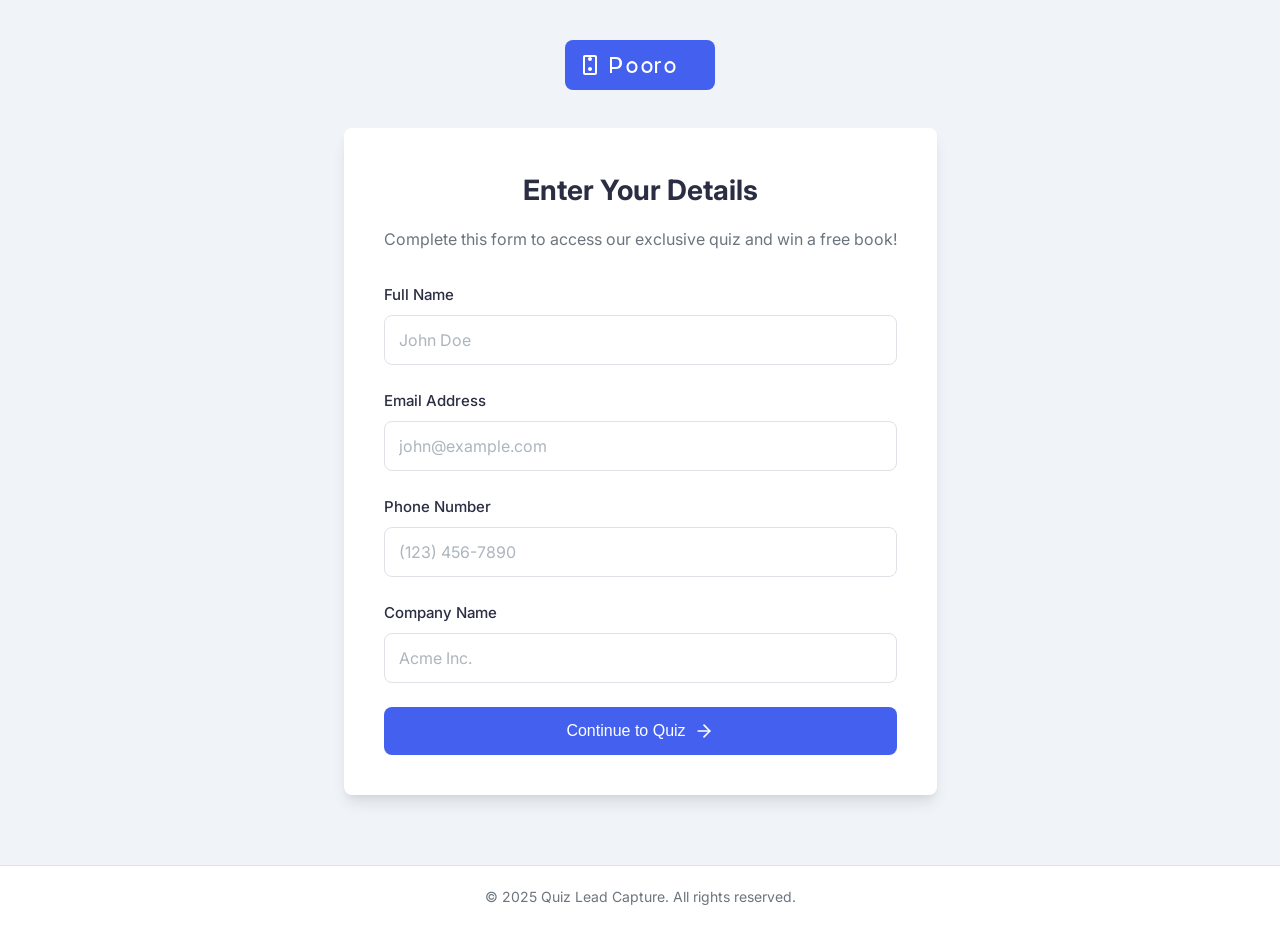
<file: index.html>
<!DOCTYPE html>
<html lang="en">
<head>
  <meta charset="UTF-8">
  <meta name="viewport" content="width=device-width, initial-scale=1.0">
  <title>Quiz Lead Capture</title>
  <link rel="stylesheet" href="styles.css">
  <link rel="preconnect" href="https://fonts.googleapis.com">
  <link rel="preconnect" href="https://fonts.gstatic.com" crossorigin>
  <link href="https://fonts.googleapis.com/css2?family=Inter:wght@400;500;600;700&display=swap" rel="stylesheet">
</head>
<body>
  <div class="container">
    <div class="logo">
      <!-- Inline SVG logo to avoid 404 errors -->
      <svg width="150" height="50" viewBox="0 0 150 50" fill="none" xmlns="http://www.w3.org/2000/svg">
        <rect width="150" height="50" rx="8" fill="#4361EE"/>
        <path d="M30 15H20C18.9 15 18 15.9 18 17V33C18 34.1 18.9 35 20 35H30C31.1 35 32 34.1 32 33V17C32 15.9 31.1 15 30 15ZM30 33H20V17H30V33ZM25 31C26.1 31 27 30.1 27 29C27 27.9 26.1 27 25 27C23.9 27 23 27.9 23 29C23 30.1 23.9 31 25 31ZM25 21C26.1 21 27 20.1 27 19C27 17.9 26.1 17 25 17C23.9 17 23 17.9 23 19C23 20.1 23.9 21 25 21Z" fill="white"/>
        <path d="M45 33V17H51C52.3 17 53.4 17.3 54.3 17.8C55.2 18.3 55.9 19 56.3 19.9C56.8 20.8 57 21.8 57 23C57 24.2 56.8 25.2 56.3 26.1C55.9 27 55.2 27.7 54.3 28.2C53.4 28.7 52.3 29 51 29H47V33H45ZM47 27H51C52.1 27 52.9 26.7 53.5 26.1C54.1 25.5 54.4 24.4 54.4 23C54.4 21.6 54.1 20.5 53.5 19.9C52.9 19.3 52.1 19 51 19H47V27Z" fill="white"/>
        <path d="M67 33C65.9 33 64.9 32.8 64.1 32.3C63.3 31.8 62.6 31.1 62.2 30.2C61.7 29.3 61.5 28.3 61.5 27.1C61.5 25.9 61.7 24.9 62.2 24C62.7 23.1 63.3 22.4 64.1 21.9C64.9 21.4 65.9 21.1 67 21.1C68.1 21.1 69.1 21.4 69.9 21.9C70.7 22.4 71.4 23.1 71.8 24C72.3 24.9 72.5 25.9 72.5 27.1C72.5 28.3 72.3 29.3 71.8 30.2C71.3 31.1 70.7 31.8 69.9 32.3C69.1 32.8 68.1 33 67 33ZM67 31C67.7 31 68.3 30.8 68.8 30.5C69.3 30.2 69.7 29.7 70 29.1C70.3 28.5 70.4 27.8 70.4 27.1C70.4 26.3 70.3 25.7 70 25.1C69.7 24.5 69.3 24 68.8 23.7C68.3 23.4 67.7 23.2 67 23.2C66.3 23.2 65.7 23.4 65.2 23.7C64.7 24 64.3 24.5 64 25.1C63.7 25.7 63.6 26.3 63.6 27.1C63.6 27.8 63.7 28.5 64 29.1C64.3 29.7 64.7 30.2 65.2 30.5C65.7 30.8 66.3 31 67 31Z" fill="white"/>
        <path d="M82 33C80.9 33 79.9 32.8 79.1 32.3C78.3 31.8 77.6 31.1 77.2 30.2C76.7 29.3 76.5 28.3 76.5 27.1C76.5 25.9 76.7 24.9 77.2 24C77.7 23.1 78.3 22.4 79.1 21.9C79.9 21.4 80.9 21.1 82 21.1C83.1 21.1 84.1 21.4 84.9 21.9C85.7 22.4 86.4 23.1 86.8 24C87.3 24.9 87.5 25.9 87.5 27.1C87.5 28.3 87.3 29.3 86.8 30.2C86.3 31.1 85.7 31.8 84.9 32.3C84.1 32.8 83.1 33 82 33ZM82 31C82.7 31 83.3 30.8 83.8 30.5C84.3 30.2 84.7 29.7 85 29.1C85.3 28.5 85.4 27.8 85.4 27.1C85.4 26.3 85.3 25.7 85 25.1C84.7 24.5 84.3 24 83.8 23.7C83.3 23.4 82.7 23.2 82 23.2C81.3 23.2 80.7 23.4 80.2 23.7C79.7 24 79.3 24.5 79 25.1C78.7 25.7 78.6 26.3 78.6 27.1C78.6 27.8 78.7 28.5 79 29.1C79.3 29.7 79.7 30.2 80.2 30.5C80.7 30.8 81.3 31 82 31Z" fill="white"/>
        <path d="M90 33V21.3H92V23H92.1C92.3 22.4 92.7 21.9 93.2 21.6C93.7 21.3 94.3 21.1 95 21.1C95.2 21.1 95.3 21.1 95.5 21.1C95.7 21.1 95.8 21.1 95.9 21.2V23.1C95.8 23.1 95.6 23 95.4 23C95.2 23 95 23 94.8 23C94.3 23 93.8 23.1 93.4 23.3C93 23.5 92.7 23.8 92.4 24.2C92.2 24.6 92.1 25 92.1 25.5V33H90Z" fill="white"/>
        <path d="M105 33C103.9 33 102.9 32.8 102.1 32.3C101.3 31.8 100.6 31.1 100.2 30.2C99.7 29.3 99.5 28.3 99.5 27.1C99.5 25.9 99.7 24.9 100.2 24C100.7 23.1 101.3 22.4 102.1 21.9C102.9 21.4 103.9 21.1 105 21.1C106.1 21.1 107.1 21.4 107.9 21.9C108.7 22.4 109.4 23.1 109.8 24C110.3 24.9 110.5 25.9 110.5 27.1C110.5 28.3 110.3 29.3 109.8 30.2C109.3 31.1 108.7 31.8 107.9 32.3C107.1 32.8 106.1 33 105 33ZM105 31C105.7 31 106.3 30.8 106.8 30.5C107.3 30.2 107.7 29.7 108 29.1C108.3 28.5 108.4 27.8 108.4 27.1C108.4 26.3 108.3 25.7 108 25.1C107.7 24.5 107.3 24 106.8 23.7C106.3 23.4 105.7 23.2 105 23.2C104.3 23.2 103.7 23.4 103.2 23.7C102.7 24 102.3 24.5 102 25.1C101.7 25.7 101.6 26.3 101.6 27.1C101.6 27.8 101.7 28.5 102 29.1C102.3 29.7 102.7 30.2 103.2 30.5C103.7 30.8 104.3 31 105 31Z" fill="white"/>
      </svg>
    </div>
    
    <div id="form-container" class="card">
      <h1>Enter Your Details</h1>
      <p class="subtitle">Complete this form to access our exclusive quiz and win a free book!</p>
      <form id="lead-form">
        <div class="form-group">
          <label for="name">Full Name</label>
          <input type="text" id="name" name="name" required placeholder="John Doe">
        </div>
        <div class="form-group">
          <label for="email">Email Address</label>
          <input type="email" id="email" name="email" required placeholder="john@example.com">
        </div>
        <div class="form-group">
          <label for="phone">Phone Number</label>
          <input type="tel" id="phone" name="phone" required placeholder="(123) 456-7890">
        </div>
        <div class="form-group">
          <label for="company">Company Name</label>
          <input type="text" id="company" name="company" required placeholder="Acme Inc.">
        </div>
        <button type="submit" class="btn-primary">
          <span>Continue to Quiz</span>
          <svg xmlns="http://www.w3.org/2000/svg" width="20" height="20" viewBox="0 0 24 24" fill="none" stroke="currentColor" stroke-width="2" stroke-linecap="round" stroke-linejoin="round"><path d="M5 12h14"></path><path d="m12 5 7 7-7 7"></path></svg>
        </button>
      </form>
    </div>

    <div id="quiz-container" class="card hidden">
      <h1>Quick Quiz</h1>
      <p class="subtitle">Answer this question for a chance to win a free book!</p>
      <div id="question-text" class="question-text"></div>
      <div id="options-container" class="options-container"></div>
      <div id="loading" class="loading-spinner hidden">
        <div class="spinner"></div>
        <p>Loading question...</p>
      </div>
    </div>

    <div id="result-container" class="card hidden">
      <div id="correct-answer" class="result-card hidden">
        <div class="result-icon success">
          <svg xmlns="http://www.w3.org/2000/svg" width="48" height="48" viewBox="0 0 24 24" fill="none" stroke="currentColor" stroke-width="2" stroke-linecap="round" stroke-linejoin="round"><path d="M22 11.08V12a10 10 0 1 1-5.93-9.14"></path><polyline points="22 4 12 14.01 9 11.01"></polyline></svg>
        </div>
        <h2>Congratulations! 🎉</h2>
        <p>You've won a free book!</p>
        <p class="redirect-text">You'll be redirected to share your experience in a moment...</p>
        <div class="progress-bar">
          <div class="progress-fill"></div>
        </div>
      </div>
      <div id="wrong-answer" class="result-card hidden">
        <div class="result-icon error">
          <svg xmlns="http://www.w3.org/2000/svg" width="48" height="48" viewBox="0 0 24 24" fill="none" stroke="currentColor" stroke-width="2" stroke-linecap="round" stroke-linejoin="round"><circle cx="12" cy="12" r="10"></circle><line x1="15" y1="9" x2="9" y2="15"></line><line x1="9" y1="9" x2="15" y2="15"></line></svg>
        </div>
        <h2>Nice Try!</h2>
        <p>We'd like to offer you 50% off on our book.</p>
        <a href="discount.html" class="btn-primary">
          <span>Claim Your Discount</span>
          <svg xmlns="http://www.w3.org/2000/svg" width="20" height="20" viewBox="0 0 24 24" fill="none" stroke="currentColor" stroke-width="2" stroke-linecap="round" stroke-linejoin="round"><path d="M7 10v2a5 5 0 0 0 10 0v-2"></path><line x1="12" y1="22" x2="12" y2="17"></line><path d="M5 17h14"></path><path d="M6 11V8a6 6 0 0 1 12 0v3"></path></svg>
        </a>
      </div>
    </div>
  </div>

  <div id="overlay" class="hidden">
    <div id="popup">
      <div id="popup-content"></div>
      <button id="popup-close" class="btn-secondary">Close</button>
    </div>
  </div>

  <footer>
    <p>&copy; 2025 Quiz Lead Capture. All rights reserved.</p>
  </footer>

  <script src="script.js"></script>
</body>
</html>
</file>
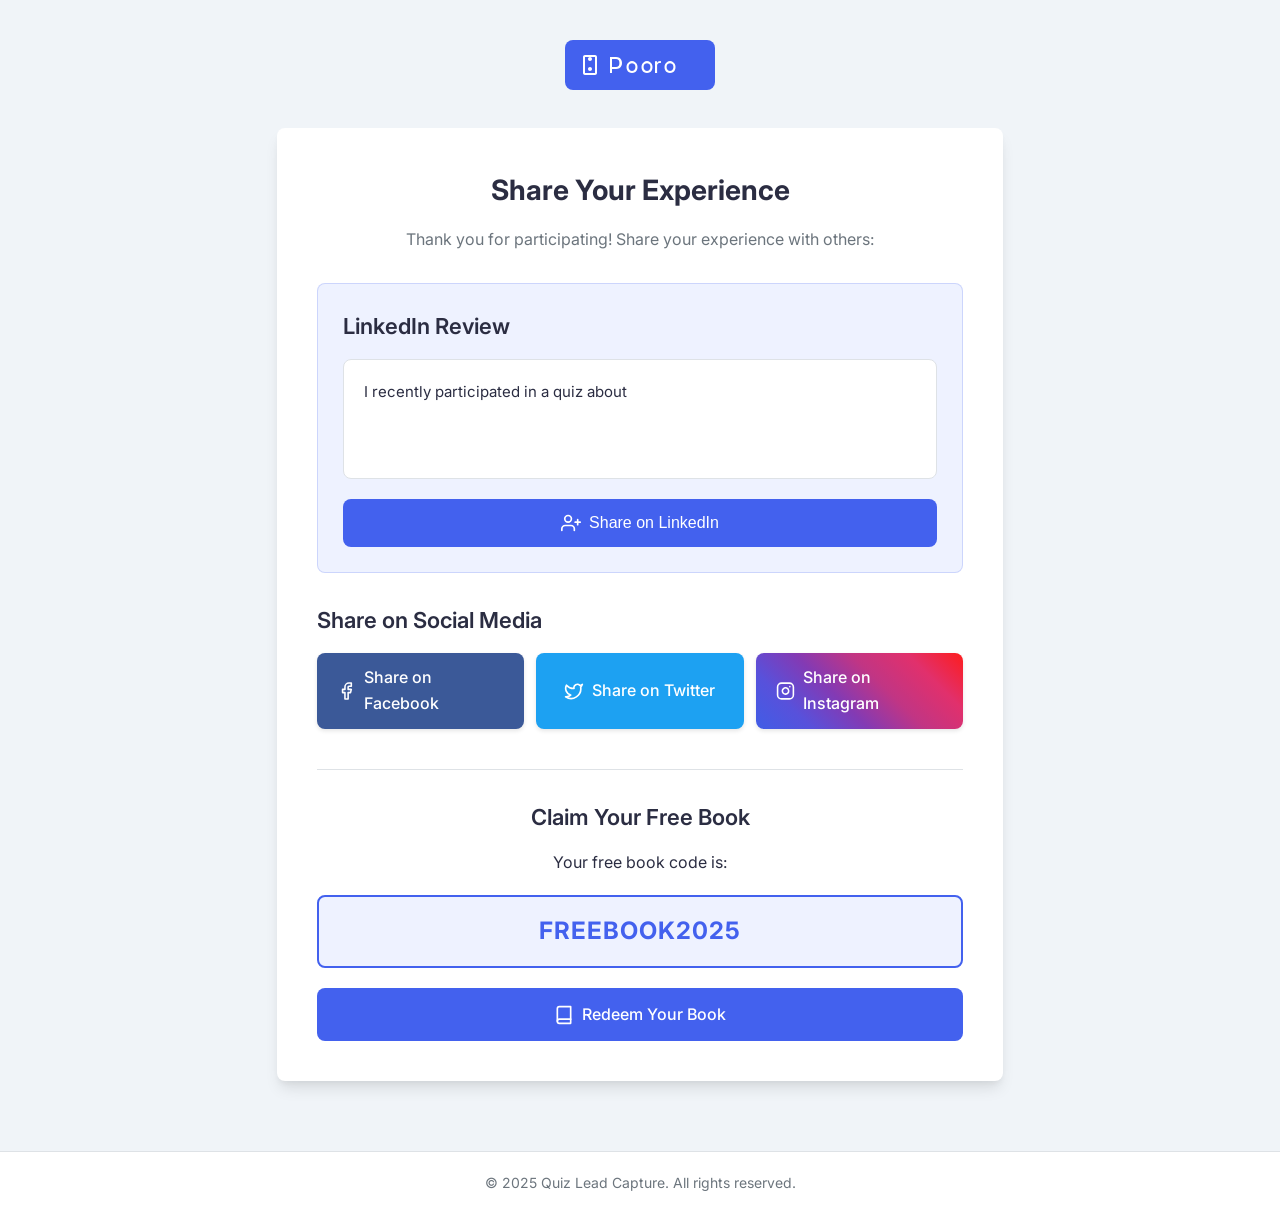
<file: share.html>
<!DOCTYPE html>
<html lang="en">
<head>
  <meta charset="UTF-8">
  <meta name="viewport" content="width=device-width, initial-scale=1.0">
  <title>Share Your Experience</title>
  <link rel="stylesheet" href="styles.css">
  <link rel="preconnect" href="https://fonts.googleapis.com">
  <link rel="preconnect" href="https://fonts.gstatic.com" crossorigin>
  <link href="https://fonts.googleapis.com/css2?family=Inter:wght@400;500;600;700&display=swap" rel="stylesheet">
</head>
<body>
  <div class="container">
    <div class="logo">
      <!-- Inline SVG logo to avoid 404 errors -->
      <svg width="150" height="50" viewBox="0 0 150 50" fill="none" xmlns="http://www.w3.org/2000/svg">
        <rect width="150" height="50" rx="8" fill="#4361EE"/>
        <path d="M30 15H20C18.9 15 18 15.9 18 17V33C18 34.1 18.9 35 20 35H30C31.1 35 32 34.1 32 33V17C32 15.9 31.1 15 30 15ZM30 33H20V17H30V33ZM25 31C26.1 31 27 30.1 27 29C27 27.9 26.1 27 25 27C23.9 27 23 27.9 23 29C23 30.1 23.9 31 25 31ZM25 21C26.1 21 27 20.1 27 19C27 17.9 26.1 17 25 17C23.9 17 23 17.9 23 19C23 20.1 23.9 21 25 21Z" fill="white"/>
        <path d="M45 33V17H51C52.3 17 53.4 17.3 54.3 17.8C55.2 18.3 55.9 19 56.3 19.9C56.8 20.8 57 21.8 57 23C57 24.2 56.8 25.2 56.3 26.1C55.9 27 55.2 27.7 54.3 28.2C53.4 28.7 52.3 29 51 29H47V33H45ZM47 27H51C52.1 27 52.9 26.7 53.5 26.1C54.1 25.5 54.4 24.4 54.4 23C54.4 21.6 54.1 20.5 53.5 19.9C52.9 19.3 52.1 19 51 19H47V27Z" fill="white"/>
        <path d="M67 33C65.9 33 64.9 32.8 64.1 32.3C63.3 31.8 62.6 31.1 62.2 30.2C61.7 29.3 61.5 28.3 61.5 27.1C61.5 25.9 61.7 24.9 62.2 24C62.7 23.1 63.3 22.4 64.1 21.9C64.9 21.4 65.9 21.1 67 21.1C68.1 21.1 69.1 21.4 69.9 21.9C70.7 22.4 71.4 23.1 71.8 24C72.3 24.9 72.5 25.9 72.5 27.1C72.5 28.3 72.3 29.3 71.8 30.2C71.3 31.1 70.7 31.8 69.9 32.3C69.1 32.8 68.1 33 67 33ZM67 31C67.7 31 68.3 30.8 68.8 30.5C69.3 30.2 69.7 29.7 70 29.1C70.3 28.5 70.4 27.8 70.4 27.1C70.4 26.3 70.3 25.7 70 25.1C69.7 24.5 69.3 24 68.8 23.7C68.3 23.4 67.7 23.2 67 23.2C66.3 23.2 65.7 23.4 65.2 23.7C64.7 24 64.3 24.5 64 25.1C63.7 25.7 63.6 26.3 63.6 27.1C63.6 27.8 63.7 28.5 64 29.1C64.3 29.7 64.7 30.2 65.2 30.5C65.7 30.8 66.3 31 67 31Z" fill="white"/>
        <path d="M82 33C80.9 33 79.9 32.8 79.1 32.3C78.3 31.8 77.6 31.1 77.2 30.2C76.7 29.3 76.5 28.3 76.5 27.1C76.5 25.9 76.7 24.9 77.2 24C77.7 23.1 78.3 22.4 79.1 21.9C79.9 21.4 80.9 21.1 82 21.1C83.1 21.1 84.1 21.4 84.9 21.9C85.7 22.4 86.4 23.1 86.8 24C87.3 24.9 87.5 25.9 87.5 27.1C87.5 
 28.3 87.3 29.3 86.8 30.2C86.3 31.1 85.7 31.8 84.9 32.3C84.1 32.8 83.1 33 82 33ZM82 31C82.7 31 83.3 30.8 83.8 30.5C84.3 30.2 84.7 29.7 85 29.1C85.3 28.5 85.4 27.8 85.4 27.1C85.4 26.3 85.3 25.7 85 25.1C84.7 24.5 84.3 24 83.8 23.7C83.3 23.4 82.7 23.2 82 23.2C81.3 23.2 80.7 23.4 80.2 23.7C79.7 24 79.3 24.5 79 25.1C78.7 25.7 78.6 26.3 78.6 27.1C78.6 27.8 78.7 28.5 79 29.1C79.3 29.7 79.7 30.2 80.2 30.5C80.7 30.8 81.3 31 82 31Z" fill="white"/>
        <path d="M90 33V21.3H92V23H92.1C92.3 22.4 92.7 21.9 93.2 21.6C93.7 21.3 94.3 21.1 95 21.1C95.2 21.1 95.3 21.1 95.5 21.1C95.7 21.1 95.8 21.1 95.9 21.2V23.1C95.8 23.1 95.6 23 95.4 23C95.2 23 95 23 94.8 23C94.3 23 93.8 23.1 93.4 23.3C93 23.5 92.7 23.8 92.4 24.2C92.2 24.6 92.1 25 92.1 25.5V33H90Z" fill="white"/>
        <path d="M105 33C103.9 33 102.9 32.8 102.1 32.3C101.3 31.8 100.6 31.1 100.2 30.2C99.7 29.3 99.5 28.3 99.5 27.1C99.5 25.9 99.7 24.9 100.2 24C100.7 23.1 101.3 22.4 102.1 21.9C102.9 21.4 103.9 21.1 105 21.1C106.1 21.1 107.1 21.4 107.9 21.9C108.7 22.4 109.4 23.1 109.8 24C110.3 24.9 110.5 25.9 110.5 27.1C110.5 28.3 110.3 29.3 109.8 30.2C109.3 31.1 108.7 31.8 107.9 32.3C107.1 32.8 106.1 33 105 33ZM105 31C105.7 31 106.3 30.8 106.8 30.5C107.3 30.2 107.7 29.7 108 29.1C108.3 28.5 108.4 27.8 108.4 27.1C108.4 26.3 108.3 25.7 108 25.1C107.7 24.5 107.3 24 106.8 23.7C106.3 23.4 105.7 23.2 105 23.2C104.3 23.2 103.7 23.4 103.2 23.7C102.7 24 102.3 24.5 102 25.1C101.7 25.7 101.6 26.3 101.6 27.1C101.6 27.8 101.7 28.5 102 29.1C102.3 29.7 102.7 30.2 103.2 30.5C103.7 30.8 104.3 31 105 31Z" fill="white"/>
      </svg>
    </div>
    
    <div class="card">
      <div class="confetti-container" id="confetti-container"></div>
      <h1>Share Your Experience</h1>
      <p class="subtitle">Thank you for participating! Share your experience with others:</p>
      
      <div class="review-container">
        <h2>LinkedIn Review</h2>
        <div id="linkedin-review" class="review-text" title="Click to copy and share on LinkedIn"></div>
        <button id="copy-linkedin" class="btn-primary">
          <svg xmlns="http://www.w3.org/2000/svg" width="20" height="20" viewBox="0 0 24 24" fill="none" stroke="currentColor" stroke-width="2" stroke-linecap="round" stroke-linejoin="round"><path d="M16 21v-2a4 4 0 0 0-4-4H5a4 4 0 0 0-4 4v2"></path><circle cx="8.5" cy="7" r="4"></circle><line x1="20" y1="8" x2="20" y2="14"></line><line x1="23" y1="11" x2="17" y2="11"></line></svg>
          <span>Share on LinkedIn</span>
        </button>
      </div>
      
      <div class="social-share">
        <h2>Share on Social Media</h2>
        <div class="social-buttons">
          <a id="facebook-share" class="social-btn facebook">
            <svg xmlns="http://www.w3.org/2000/svg" width="20" height="20" viewBox="0 0 24 24" fill="none" stroke="currentColor" stroke-width="2" stroke-linecap="round" stroke-linejoin="round"><path d="M18 2h-3a5 5 0 0 0-5 5v3H7v4h3v8h4v-8h3l1-4h-4V7a1 1 0 0 1 1-1h3z"></path></svg>
            <span>Share on Facebook</span>
          </a>
          <a id="twitter-share" class="social-btn twitter">
            <svg xmlns="http://www.w3.org/2000/svg" width="20" height="20" viewBox="0 0 24 24" fill="none" stroke="currentColor" stroke-width="2" stroke-linecap="round" stroke-linejoin="round"><path d="M22 4s-.7 2.1-2 3.4c1.6 10-9.4 17.3-18 11.6 2.2.1 4.4-.6 6-2C3 15.5.5 9.6 3 5c2.2 2.6 5.6 4.1 9 4-.9-4.2 4-6.6 7-3.8 1.1 0 3-1.2 3-1.2z"></path></svg>
            <span>Share on Twitter</span>
          </a>
          <a id="instagram-share" class="social-btn instagram">
            <svg xmlns="http://www.w3.org/2000/svg" width="20" height="20" viewBox="0 0 24 24" fill="none" stroke="currentColor" stroke-width="2" stroke-linecap="round" stroke-linejoin="round"><rect x="2" y="2" width="20" height="20" rx="5" ry="5"></rect><path d="M16 11.37A4 4 0 1 1 12.63 8 4 4 0 0 1 16 11.37z"></path><line x1="17.5" y1="6.5" x2="17.51" y2="6.5"></line></svg>
            <span>Share on Instagram</span>
          </a>
        </div>
      </div>
      
      <div class="claim-book">
        <h2>Claim Your Free Book</h2>
        <p>Your free book code is:</p>
        <div class="book-code">FREEBOOK2025</div>
        <a href="#" class="btn-primary">
          <svg xmlns="http://www.w3.org/2000/svg" width="20" height="20" viewBox="0 0 24 24" fill="none" stroke="currentColor" stroke-width="2" stroke-linecap="round" stroke-linejoin="round"><path d="M4 19.5A2.5 2.5 0 0 1 6.5 17H20"></path><path d="M6.5 2H20v20H6.5A2.5 2.5 0 0 1 4 19.5v-15A2.5 2.5 0 0 1 6.5 2z"></path></svg>
          <span>Redeem Your Book</span>
        </a>
      </div>
    </div>
  </div>

  <div id="toast" class="toast hidden">
    <div class="toast-content">
      <svg xmlns="http://www.w3.org/2000/svg" width="20" height="20" viewBox="0 0 24 24" fill="none" stroke="currentColor" stroke-width="2" stroke-linecap="round" stroke-linejoin="round"><path d="M22 11.08V12a10 10 0 1 1-5.93-9.14"></path><polyline points="22 4 12 14.01 9 11.01"></polyline></svg>
      <span id="toast-message">Copied to clipboard!</span>
    </div>
  </div>

  <footer>
    <p>&copy; 2025 Quiz Lead Capture. All rights reserved.</p>
  </footer>

  <script src="share.js"></script>
</body>
</html>
</file>
<file: styles.css>
:root {
  --primary-color: #4361ee;
  --primary-hover: #3a56d4;
  --primary-light: #eef2ff;
  --secondary-color: #f8f9fa;
  --text-color: #2b2d42;
  --text-light: #6c757d;
  --success-color: #38b000;
  --error-color: #e63946;
  --border-color: #dee2e6;
  --card-shadow: 0 10px 15px -3px rgba(0, 0, 0, 0.1), 0 4px 6px -2px rgba(0, 0, 0, 0.05);
  --transition: all 0.3s ease;
  --border-radius: 8px;
}

* {
  margin: 0;
  padding: 0;
  box-sizing: border-box;
}

body {
  font-family: "Inter", sans-serif;
  line-height: 1.6;
  color: var(--text-color);
  background-color: #f0f4f8;
  padding: 0;
  min-height: 100vh;
  display: flex;
  flex-direction: column;
}

.container {
  max-width: 800px;
  margin: 0 auto;
  padding: 40px 20px;
  flex: 1;
}

.logo {
  text-align: center;
  margin-bottom: 30px;
}

.logo img {
  max-height: 50px;
  max-width: 200px;
}

.card {
  background: white;
  border-radius: var(--border-radius);
  padding: 40px;
  margin-bottom: 30px;
  box-shadow: var(--card-shadow);
  transition: var(--transition);
  position: relative;
  overflow: hidden;
}

h1 {
  font-size: 28px;
  margin-bottom: 15px;
  color: var(--text-color);
  text-align: center;
  font-weight: 700;
}

h2 {
  font-size: 22px;
  margin-bottom: 15px;
  font-weight: 600;
}

h3 {
  font-size: 18px;
  margin-bottom: 10px;
  font-weight: 600;
}

.subtitle {
  text-align: center;
  color: var(--text-light);
  margin-bottom: 30px;
  font-size: 16px;
}

.form-group {
  margin-bottom: 24px;
}

label {
  display: block;
  margin-bottom: 8px;
  font-weight: 500;
  font-size: 15px;
}

input {
  width: 100%;
  padding: 14px;
  border: 1px solid var(--border-color);
  border-radius: var(--border-radius);
  font-size: 16px;
  transition: var(--transition);
  font-family: "Inter", sans-serif;
}

input:focus {
  outline: none;
  border-color: var(--primary-color);
  box-shadow: 0 0 0 3px rgba(67, 97, 238, 0.15);
}

input::placeholder {
  color: #adb5bd;
}

.btn-primary {
  display: inline-flex;
  align-items: center;
  justify-content: center;
  gap: 8px;
  background-color: var(--primary-color);
  color: white;
  border: none;
  padding: 14px 24px;
  border-radius: var(--border-radius);
  cursor: pointer;
  font-size: 16px;
  font-weight: 500;
  text-align: center;
  transition: var(--transition);
  text-decoration: none;
  width: 100%;
}

.btn-primary:hover {
  background-color: var(--primary-hover);
  transform: translateY(-2px);
  box-shadow: 0 4px 12px rgba(67, 97, 238, 0.2);
}

.btn-primary:active {
  transform: translateY(0);
}

.btn-secondary {
  display: inline-flex;
  align-items: center;
  justify-content: center;
  gap: 8px;
  background-color: var(--secondary-color);
  color: var(--text-color);
  border: 1px solid var(--border-color);
  padding: 14px 24px;
  border-radius: var(--border-radius);
  cursor: pointer;
  font-size: 16px;
  font-weight: 500;
  text-align: center;
  transition: var(--transition);
  margin-bottom: 16px;
}

.btn-secondary:hover {
  background-color: #e9ecef;
}

.hidden {
  display: none !important;
}

/* Quiz Styles */
.question-text {
  font-size: 18px;
  margin-bottom: 30px;
  line-height: 1.5;
  padding: 20px;
  background-color: var(--primary-light);
  border-radius: var(--border-radius);
  border-left: 4px solid var(--primary-color);
}

.options-container {
  margin-top: 20px;
}

.option {
  display: flex;
  align-items: center;
  width: 100%;
  padding: 16px 20px;
  margin-bottom: 12px;
  background-color: var(--secondary-color);
  border: 1px solid var(--border-color);
  border-radius: var(--border-radius);
  cursor: pointer;
  transition: var(--transition);
  text-align: left;
  font-size: 16px;
  position: relative;
  overflow: hidden;
}

.option:hover {
  background-color: #e9ecef;
  border-color: #ced4da;
  transform: translateY(-2px);
}

.option:active {
  transform: translateY(0);
}

.option::before {
  content: "";
  display: inline-block;
  width: 20px;
  height: 20px;
  border: 2px solid #ced4da;
  border-radius: 50%;
  margin-right: 12px;
  transition: var(--transition);
}

.option:hover::before {
  border-color: var(--primary-color);
}

/* Loading Spinner */
.loading-spinner {
  display: flex;
  flex-direction: column;
  align-items: center;
  justify-content: center;
  padding: 30px;
}

.spinner {
  width: 40px;
  height: 40px;
  border: 4px solid rgba(67, 97, 238, 0.1);
  border-radius: 50%;
  border-top-color: var(--primary-color);
  animation: spin 1s ease-in-out infinite;
  margin-bottom: 15px;
}

@keyframes spin {
  to {
    transform: rotate(360deg);
  }
}

/* Result Styles */
.result-card {
  text-align: center;
  padding: 30px;
  border-radius: var(--border-radius);
  animation: fadeIn 0.5s ease-out;
}

@keyframes fadeIn {
  from {
    opacity: 0;
    transform: translateY(20px);
  }
  to {
    opacity: 1;
    transform: translateY(0);
  }
}

.result-icon {
  display: inline-flex;
  align-items: center;
  justify-content: center;
  width: 80px;
  height: 80px;
  border-radius: 50%;
  margin-bottom: 20px;
}

.result-icon.success {
  background-color: rgba(56, 176, 0, 0.1);
  color: var(--success-color);
}

.result-icon.error {
  background-color: rgba(230, 57, 70, 0.1);
  color: var(--error-color);
}

#correct-answer {
  background-color: rgba(56, 176, 0, 0.05);
  border: 1px solid rgba(56, 176, 0, 0.2);
}

#wrong-answer {
  background-color: rgba(230, 57, 70, 0.05);
  border: 1px solid rgba(230, 57, 70, 0.2);
}

.redirect-text {
  margin-top: 20px;
  font-size: 14px;
  color: var(--text-light);
}

.progress-bar {
  height: 4px;
  background-color: rgba(56, 176, 0, 0.1);
  border-radius: 2px;
  margin-top: 20px;
  overflow: hidden;
}

.progress-fill {
  height: 100%;
  background-color: var(--success-color);
  animation: progress 3s linear forwards;
  width: 0;
}

@keyframes progress {
  to {
    width: 100%;
  }
}

/* Overlay and Popup */
#overlay {
  position: fixed;
  top: 0;
  left: 0;
  width: 100%;
  height: 100%;
  background-color: rgba(0, 0, 0, 0.7);
  display: flex;
  justify-content: center;
  align-items: center;
  z-index: 1000;
  animation: fadeIn 0.3s ease-out;
}

#popup {
  background-color: white;
  padding: 30px;
  border-radius: var(--border-radius);
  max-width: 500px;
  width: 90%;
  text-align: center;
  box-shadow: 0 25px 50px -12px rgba(0, 0, 0, 0.25);
  animation: popIn 0.3s ease-out;
}

@keyframes popIn {
  from {
    opacity: 0;
    transform: scale(0.9);
  }
  to {
    opacity: 1;
    transform: scale(1);
  }
}

#popup-content {
  margin-bottom: 20px;
  font-size: 16px;
  line-height: 1.5;
}

#popup-close {
  margin-top: 10px;
  min-width: 120px;
}

/* Share Page Styles */
.review-container {
  margin-bottom: 30px;
  padding: 25px;
  background-color: var(--primary-light);
  border-radius: var(--border-radius);
  border: 1px solid rgba(67, 97, 238, 0.2);
}

.review-text {
  padding: 20px;
  background-color: white;
  border: 1px solid var(--border-color);
  border-radius: var(--border-radius);
  margin-bottom: 20px;
  min-height: 120px;
  font-size: 15px;
  line-height: 1.6;
  color: var(--text-color);
  cursor: pointer;
  transition: var(--transition);
}

.review-text:hover {
  background-color: var(--primary-light);
  border-color: var(--primary-color);
}

.social-buttons {
  display: flex;
  flex-wrap: wrap;
  gap: 12px;
  margin-top: 15px;
}

.social-btn {
  display: flex;
  align-items: center;
  justify-content: center;
  gap: 8px;
  padding: 12px 20px;
  border-radius: var(--border-radius);
  color: white;
  text-decoration: none;
  cursor: pointer;
  transition: var(--transition);
  flex: 1;
  min-width: 150px;
  font-weight: 500;
  box-shadow: 0 2px 4px rgba(0, 0, 0, 0.1);
}

.facebook {
  background-color: #3b5998;
}

.twitter {
  background-color: #1da1f2;
}

.instagram {
  background: linear-gradient(45deg, #405de6, #5851db, #833ab4, #c13584, #e1306c, #fd1d1d);
}

@keyframes pulse {
  0% {
    transform: scale(1);
  }
  50% {
    transform: scale(1.05);
  }
  100% {
    transform: scale(1);
  }
}

.social-btn:hover {
  opacity: 0.9;
  transform: translateY(-2px);
  box-shadow: 0 4px 8px rgba(0, 0, 0, 0.15);
  animation: pulse 1.5s infinite;
}

.social-btn:active {
  transform: translateY(0);
}

/* Discount Page Styles */
.discount-info {
  text-align: center;
  padding: 20px 0;
}

.discount-icon {
  display: inline-flex;
  align-items: center;
  justify-content: center;
  width: 80px;
  height: 80px;
  border-radius: 50%;
  margin-bottom: 20px;
  background-color: var(--primary-light);
  color: var(--primary-color);
}

.discount-code {
  font-size: 28px;
  font-weight: bold;
  padding: 20px;
  background-color: var(--secondary-color);
  border: 2px dashed var(--primary-color);
  border-radius: var(--border-radius);
  margin: 20px 0;
  letter-spacing: 2px;
  position: relative;
  cursor: pointer;
  transition: var(--transition);
}

.discount-code:hover {
  background-color: var(--primary-light);
}

.book-code {
  font-size: 24px;
  font-weight: bold;
  padding: 15px;
  background-color: var(--primary-light);
  border: 2px solid var(--primary-color);
  border-radius: var(--border-radius);
  margin: 20px 0;
  letter-spacing: 1px;
  color: var(--primary-color);
}

.book-preview {
  margin-top: 40px;
  padding-top: 30px;
  border-top: 1px solid var(--border-color);
}

.book-details {
  display: flex;
  gap: 20px;
  margin-top: 20px;
}

.book-cover {
  flex-shrink: 0;
}

.book-cover img {
  width: 150px;
  height: auto;
  border-radius: 4px;
  box-shadow: 0 4px 8px rgba(0, 0, 0, 0.1);
}

.book-info {
  flex: 1;
}

.book-author {
  color: var(--text-light);
  margin-bottom: 10px;
  font-style: italic;
}

.book-description {
  margin-bottom: 15px;
  line-height: 1.6;
}

.book-meta {
  display: flex;
  gap: 15px;
  color: var(--text-light);
  font-size: 14px;
}

.claim-book {
  margin-top: 40px;
  padding-top: 30px;
  border-top: 1px solid var(--border-color);
  text-align: center;
}

/* Toast Notification */
.toast {
  position: fixed;
  bottom: 20px;
  right: 20px;
  background-color: var(--text-color);
  color: white;
  padding: 0;
  border-radius: var(--border-radius);
  box-shadow: 0 4px 12px rgba(0, 0, 0, 0.15);
  z-index: 1000;
  animation: slideIn 0.3s ease-out;
  max-width: 300px;
  opacity: 0.95;
}

.toast-content {
  display: flex;
  align-items: center;
  gap: 10px;
  padding: 12px 16px;
}

@keyframes slideIn {
  from {
    transform: translateX(100%);
    opacity: 0;
  }
  to {
    transform: translateX(0);
    opacity: 1;
  }
}

/* Confetti Animation */
.confetti-container {
  position: absolute;
  top: 0;
  left: 0;
  width: 100%;
  height: 100%;
  pointer-events: none;
  overflow: hidden;
}

/* Footer */
footer {
  text-align: center;
  padding: 20px;
  background-color: white;
  color: var(--text-light);
  font-size: 14px;
  border-top: 1px solid var(--border-color);
}

/* Responsive Styles */
@media (max-width: 768px) {
  .container {
    padding: 20px 15px;
  }

  .card {
    padding: 25px;
  }

  h1 {
    font-size: 24px;
  }

  h2 {
    font-size: 20px;
  }

  .book-details {
    flex-direction: column;
    align-items: center;
    text-align: center;
  }

  .book-cover {
    margin-bottom: 20px;
  }

  .social-btn {
    min-width: 120px;
  }
}
</file>
